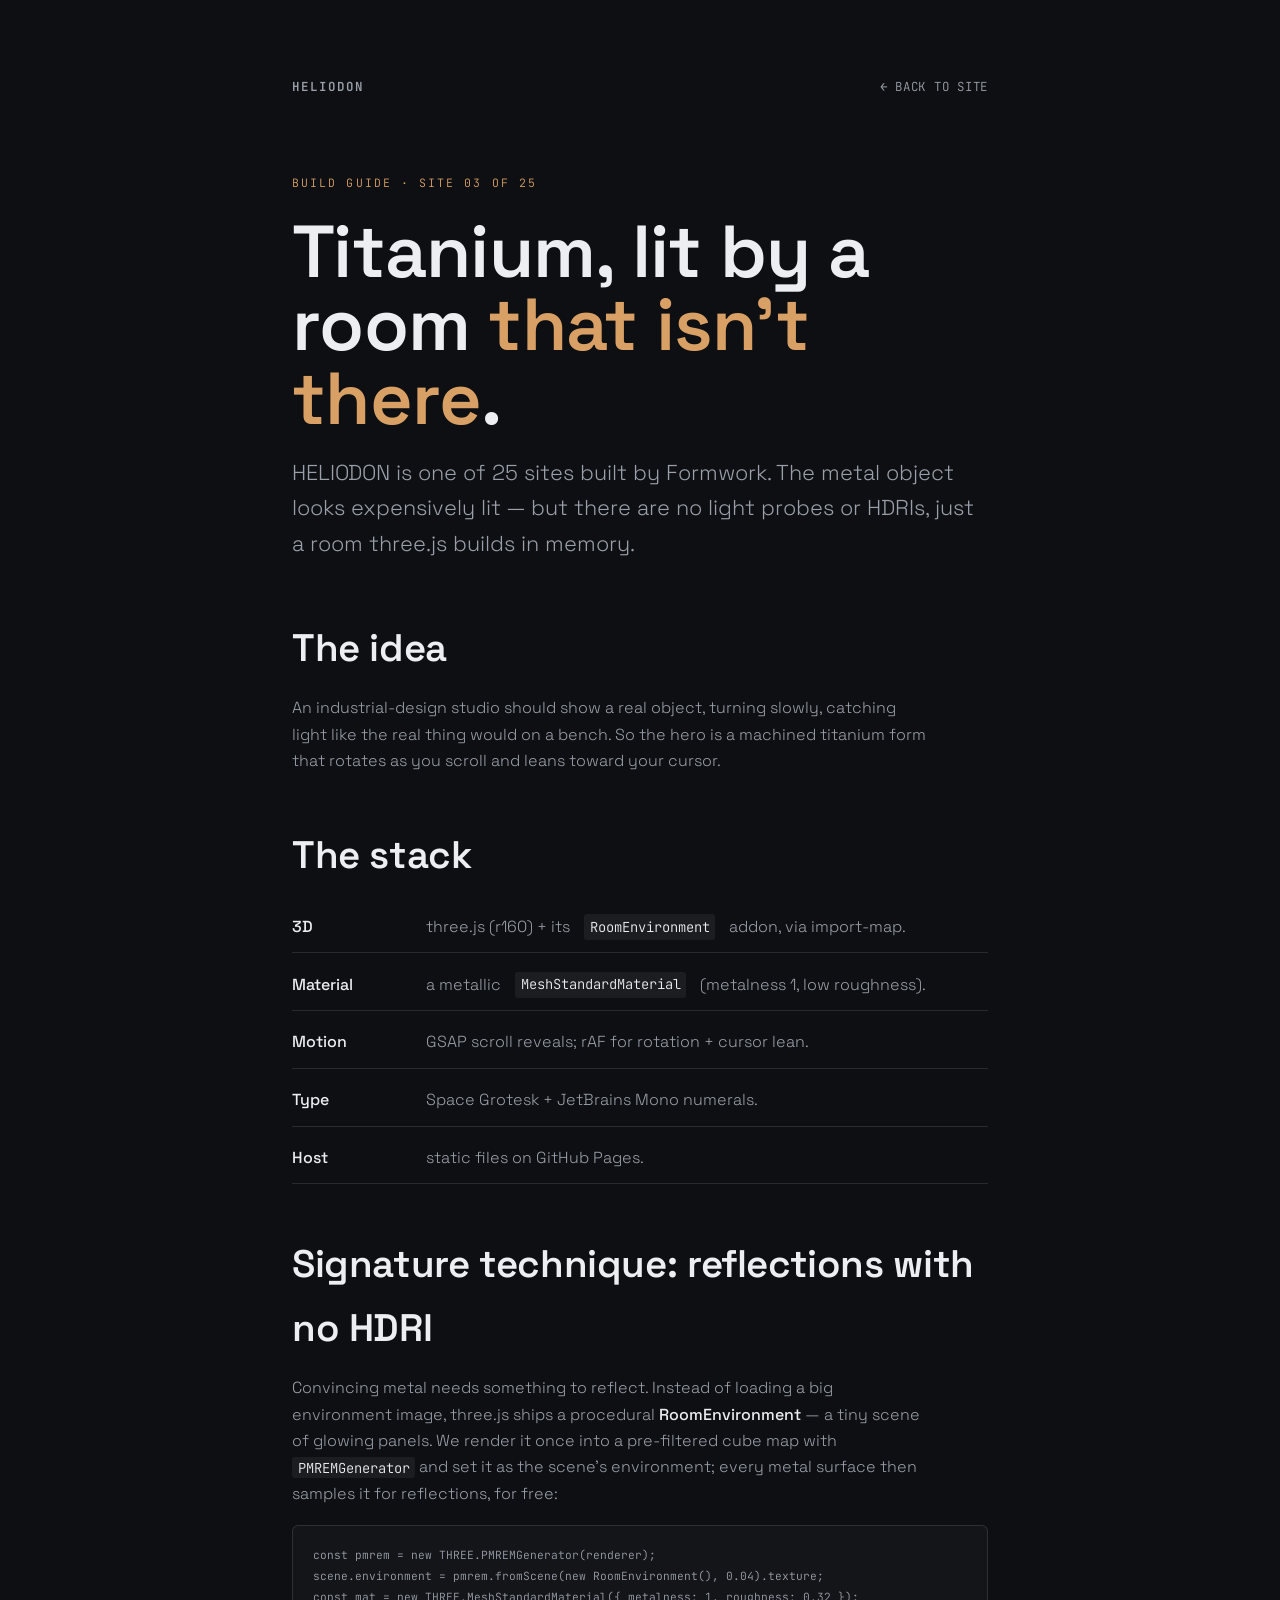
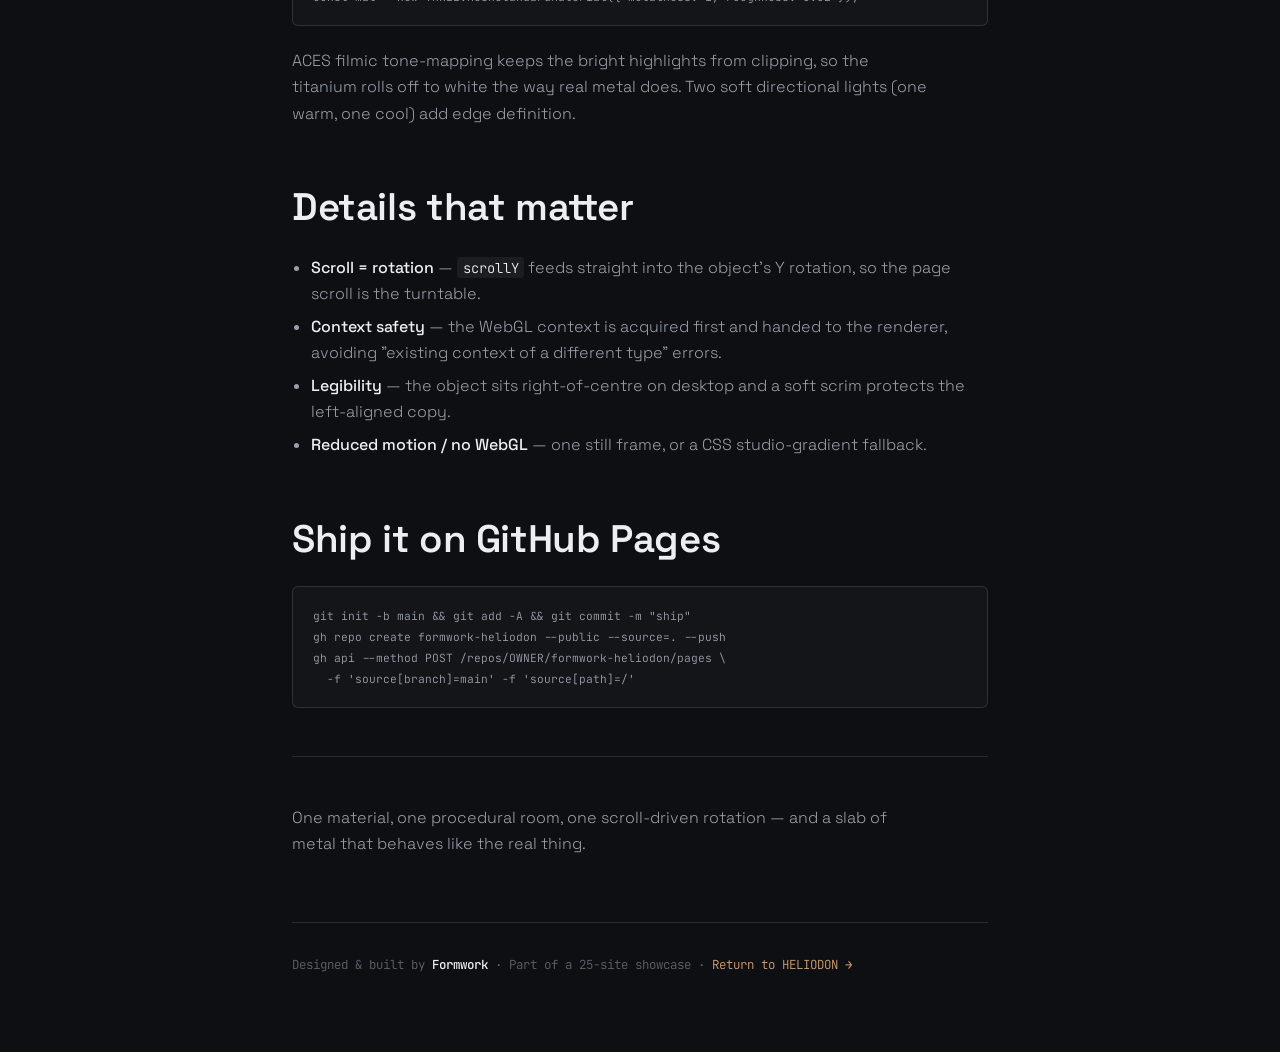
<file: guide/index.html>
<!doctype html>
<html lang="en">
<head>
<meta charset="utf-8" />
<meta name="viewport" content="width=device-width, initial-scale=1" />
<title>HELIODON — Guide · How this was built</title>
<meta name="description" content="How the HELIODON site was built with Formwork: a machined-titanium object in three.js, lit entirely by a generated room environment." />
<link rel="preconnect" href="https://fonts.googleapis.com" />
<link rel="preconnect" href="https://fonts.gstatic.com" crossorigin />
<link href="https://fonts.googleapis.com/css2?family=Space+Grotesk:wght@300;400;500;600&family=JetBrains+Mono:wght@400&display=swap" rel="stylesheet" />
<style>
  :root{--bg:#0e0f12;--ink:#eceef2;--dim:#9aa0ab;--faint:#5d626d;--accent:#d9a066;--line:rgba(236,238,242,.12)}
  *{box-sizing:border-box;margin:0;padding:0}
  body{background:var(--bg);color:var(--ink);font-family:"Space Grotesk",system-ui,sans-serif;font-weight:300;line-height:1.65;-webkit-font-smoothing:antialiased}
  a{color:var(--accent);text-decoration:none}a:hover{text-decoration:underline}
  .wrap{max-width:760px;margin:0 auto;padding:clamp(28px,6vw,80px) clamp(20px,5vw,32px)}
  .top{display:flex;justify-content:space-between;align-items:center;font-family:"JetBrains Mono",monospace;font-size:.78rem;letter-spacing:.06em;text-transform:uppercase;color:var(--faint);margin-bottom:clamp(40px,8vh,90px)}
  .top a{color:var(--dim)}
  .brand{font-weight:600;letter-spacing:.16em;color:var(--ink)}
  .tag{display:inline-block;font-family:"JetBrains Mono",monospace;font-size:.72rem;letter-spacing:.18em;text-transform:uppercase;color:var(--accent);margin-bottom:1.4rem}
  h1{font-weight:600;font-size:clamp(2.6rem,8vw,4.6rem);line-height:1;letter-spacing:-.01em;margin-bottom:1.2rem}
  h1 em{font-style:normal;color:var(--accent)}
  .lede{font-size:clamp(1.1rem,2.2vw,1.35rem);color:var(--dim);max-width:56ch;margin-bottom:3.4rem}
  h2{font-weight:600;font-size:clamp(1.7rem,4vw,2.4rem);margin:3rem 0 1rem;letter-spacing:-.01em}
  p{color:var(--dim);margin:0 0 1.1rem;max-width:64ch}
  strong{color:var(--ink);font-weight:500}
  ul{color:var(--dim);margin:0 0 1.2rem 1.2rem}li{margin:.4rem 0}
  code{font-family:"JetBrains Mono",monospace;font-size:.86em;background:rgba(255,255,255,.06);padding:.12em .4em;border-radius:3px;color:var(--ink)}
  pre{background:#141519;border:1px solid var(--line);border-radius:6px;padding:18px 20px;overflow-x:auto;margin:0 0 1.4rem;font-size:.82rem;line-height:1.6;font-family:"JetBrains Mono",monospace}
  pre code{background:none;padding:0;color:var(--dim)}
  .stack{list-style:none;margin:0 0 1.2rem;padding:0}
  .stack li{display:flex;gap:14px;padding:12px 0;border-bottom:1px solid var(--line)}
  .stack b{color:var(--ink);font-weight:500;min-width:120px}
  .rule{height:1px;background:var(--line);margin:3rem 0}
  footer{margin-top:4rem;padding-top:2rem;border-top:1px solid var(--line);font-family:"JetBrains Mono",monospace;font-size:.78rem;color:var(--faint)}
</style>
</head>
<body>
<div class="wrap">
  <div class="top"><a class="brand" href="../">HELIODON</a><a href="../">← Back to site</a></div>
  <span class="tag">Build guide · Site 03 of 25</span>
  <h1>Titanium, lit by a room <em>that isn't there</em>.</h1>
  <p class="lede">HELIODON is one of 25 sites built by Formwork. The metal object looks expensively lit —
    but there are no light probes or HDRIs, just a room three.js builds in memory.</p>

  <h2>The idea</h2>
  <p>An industrial-design studio should show a real object, turning slowly, catching light like the
    real thing would on a bench. So the hero is a machined titanium form that rotates as you scroll and
    leans toward your cursor.</p>

  <h2>The stack</h2>
  <ul class="stack">
    <li><b>3D</b> three.js (r160) + its <code>RoomEnvironment</code> addon, via import-map.</li>
    <li><b>Material</b> a metallic <code>MeshStandardMaterial</code> (metalness 1, low roughness).</li>
    <li><b>Motion</b> GSAP scroll reveals; rAF for rotation + cursor lean.</li>
    <li><b>Type</b> Space Grotesk + JetBrains Mono numerals.</li>
    <li><b>Host</b> static files on GitHub Pages.</li>
  </ul>

  <h2>Signature technique: reflections with no HDRI</h2>
  <p>Convincing metal needs something to reflect. Instead of loading a big environment image, three.js
    ships a procedural <strong>RoomEnvironment</strong> — a tiny scene of glowing panels. We render it
    once into a pre-filtered cube map with <code>PMREMGenerator</code> and set it as the scene's
    environment; every metal surface then samples it for reflections, for free:</p>
  <pre><code>const pmrem = new THREE.PMREMGenerator(renderer);
scene.environment = pmrem.fromScene(new RoomEnvironment(), 0.04).texture;
const mat = new THREE.MeshStandardMaterial({ metalness: 1, roughness: 0.32 });</code></pre>
  <p>ACES filmic tone-mapping keeps the bright highlights from clipping, so the titanium rolls off to
    white the way real metal does. Two soft directional lights (one warm, one cool) add edge definition.</p>

  <h2>Details that matter</h2>
  <ul>
    <li><strong>Scroll = rotation</strong> — <code>scrollY</code> feeds straight into the object's Y rotation, so the page scroll is the turntable.</li>
    <li><strong>Context safety</strong> — the WebGL context is acquired first and handed to the renderer, avoiding "existing context of a different type" errors.</li>
    <li><strong>Legibility</strong> — the object sits right-of-centre on desktop and a soft scrim protects the left-aligned copy.</li>
    <li><strong>Reduced motion / no WebGL</strong> — one still frame, or a CSS studio-gradient fallback.</li>
  </ul>

  <h2>Ship it on GitHub Pages</h2>
  <pre><code>git init -b main &amp;&amp; git add -A &amp;&amp; git commit -m "ship"
gh repo create formwork-heliodon --public --source=. --push
gh api --method POST /repos/OWNER/formwork-heliodon/pages \
  -f 'source[branch]=main' -f 'source[path]=/'</code></pre>

  <div class="rule"></div>
  <p>One material, one procedural room, one scroll-driven rotation — and a slab of metal that behaves like the real thing.</p>
  <footer>Designed &amp; built by <strong>Formwork</strong> · Part of a 25-site showcase · <a href="../">Return to HELIODON →</a></footer>
</div>
</body>
</html>
</file>
